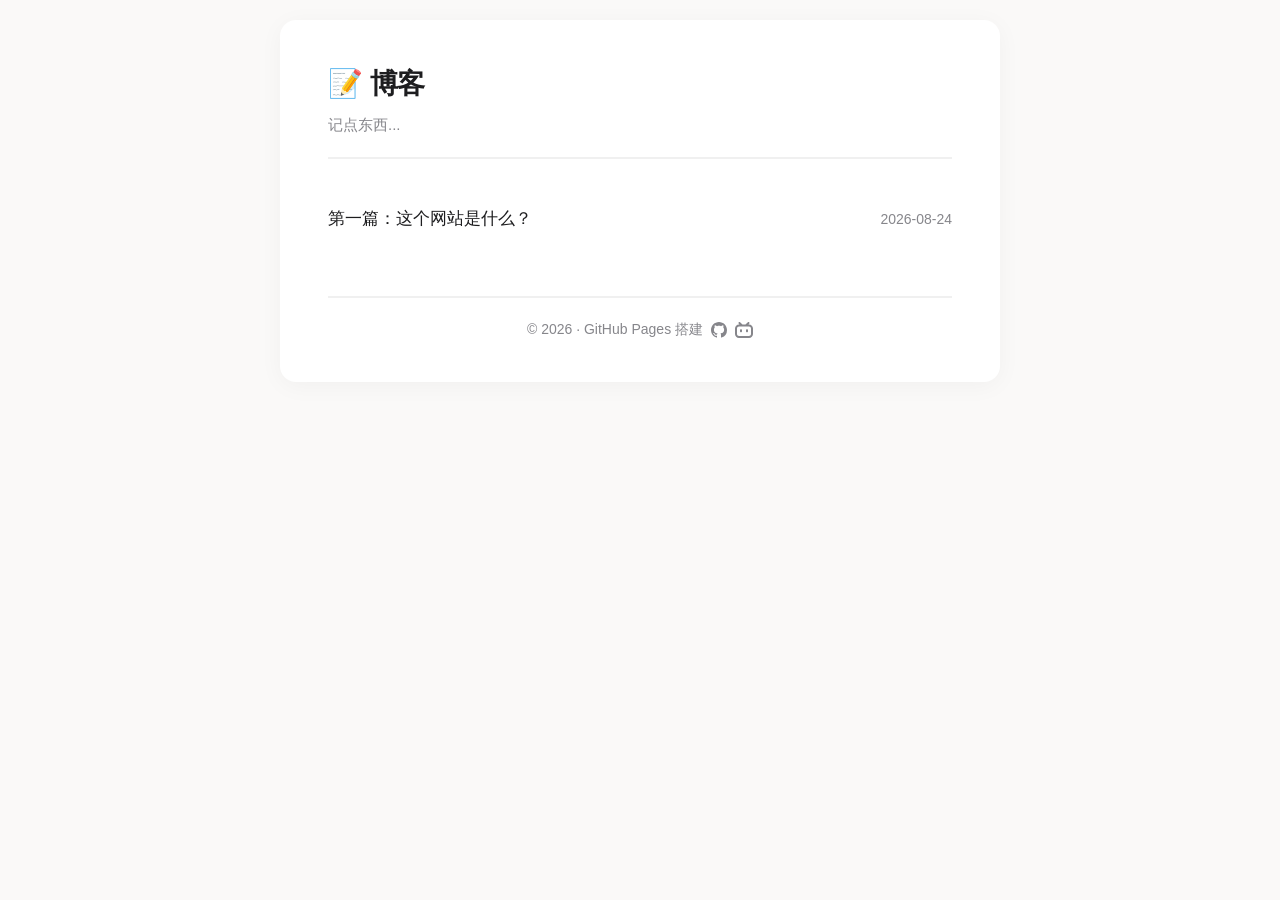
<file: index.html>
<!DOCTYPE html>
<html lang="zh-CN">
<head>
    <meta charset="UTF-8" />
    <meta name="viewport" content="width=device-width, initial-scale=1.0" />
    <title>首页</title>
    <link rel="stylesheet" href="css/style.css" />
</head>
<body>

    <div class="container">
        <!-- 头部 -->
        <header>
            <h1>📝 博客</h1>
            <p class="subtitle">记点东西...</p>
        </header>

        <!-- 文章列表 -->
        <main>
            <ul class="post-list">
                <li>加载中…</li>
            </ul>
        </main>

        <!-- 页脚 -->
        <footer>
            <p id="footer">© 2026 · GitHub Pages 搭建</p>
        </footer>
    </div>

    <script src="js/common.js"></script>
</body>
</html>
</file>
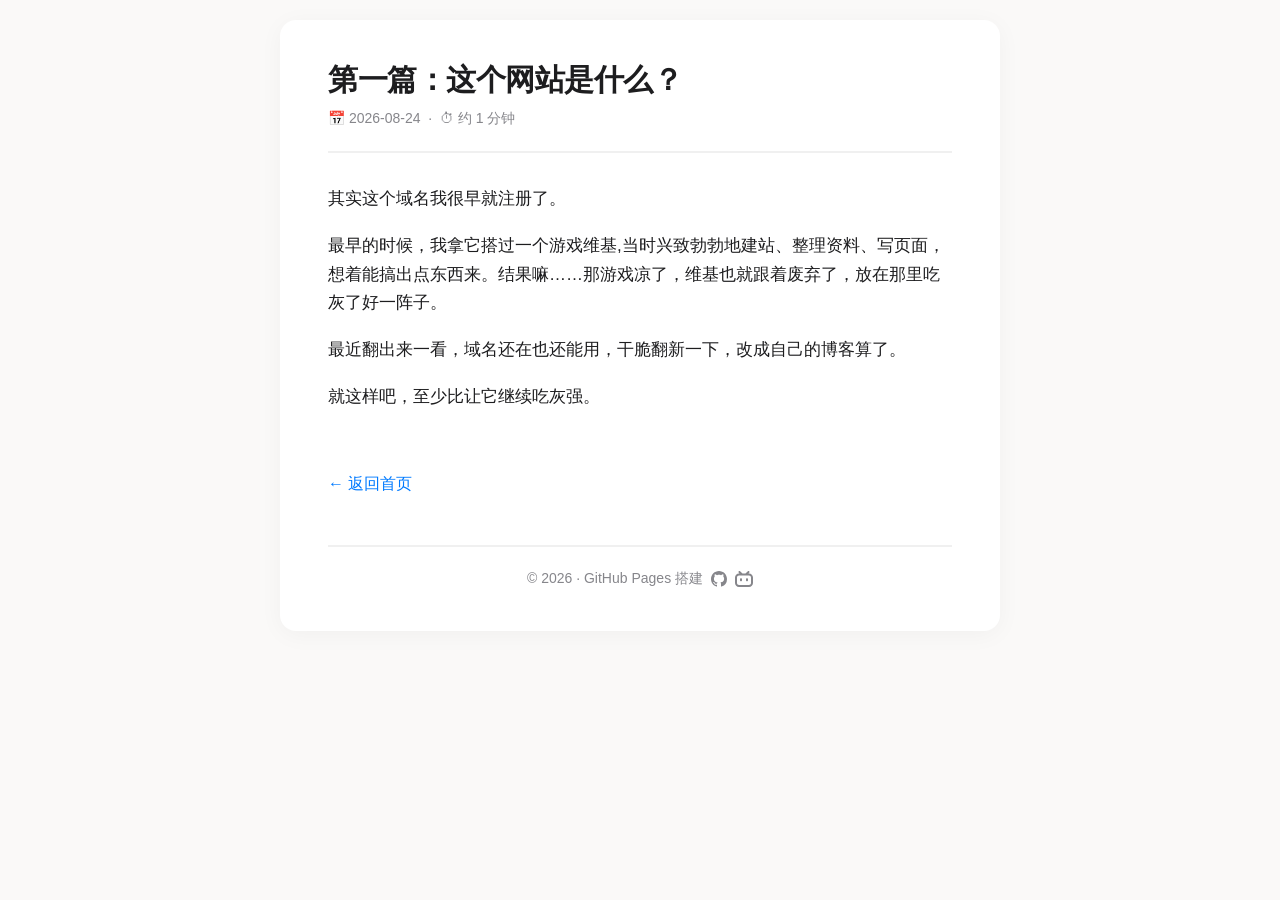
<file: posts/2026-08-24-第一篇.html>
<!DOCTYPE html>
<html lang="zh-CN">
<head>
    <meta charset="UTF-8" />
    <meta name="viewport" content="width=device-width, initial-scale=1.0" />
    <title>第一篇：这个网站是什么？</title>
    <link rel="stylesheet" href="../css/style.css" />
</head>
<body>

    <div class="container">
        <!-- 文章头部 -->
        <header class="article-header">
            <h1>第一篇：这个网站是什么？</h1>
            <div class="meta">
                📅 2026-08-24 &nbsp;·&nbsp; ⏱ 约 1 分钟
            </div>
        </header>

        <!-- 文章正文 -->
        <article class="article-body">

            <p>其实这个域名我很早就注册了。</p>

            <p>最早的时候，我拿它搭过一个游戏维基,当时兴致勃勃地建站、整理资料、写页面，想着能搞出点东西来。结果嘛……那游戏凉了，维基也就跟着废弃了，放在那里吃灰了好一阵子。</p>

            <p>最近翻出来一看，域名还在也还能用，干脆翻新一下，改成自己的博客算了。</p>

            <p>就这样吧，至少比让它继续吃灰强。</p>

        </article>

        <!-- 返回首页 -->
        <a href="../index.html" class="back-link">← 返回首页</a>

        <!-- 页脚 -->
        <footer>
            <p id="footer">© 2026 · GitHub Pages 搭建</p>
        </footer>
    </div>
    
    <script src="../js/common.js"></script>
</body>
</html>
</file>
<file: css/style.css>
/* 全局重置 */
* {
    margin: 0;
    padding: 0;
    box-sizing: border-box;
}

body {
    font-family: -apple-system, BlinkMacSystemFont, "Segoe UI", Roboto, "Helvetica Neue", Arial, sans-serif;
    background: #faf9f8;
    color: #1d1d1f;
    line-height: 1.7;
    padding: 20px;
}

.container {
    max-width: 720px;
    margin: 0 auto;
    background: #ffffff;
    padding: 40px 48px;
    border-radius: 16px;
    box-shadow: 0 4px 24px rgba(0, 0, 0, 0.04);
}

/* 头部 */
header {
    border-bottom: 2px solid #f0f0f0;
    padding-bottom: 20px;
    margin-bottom: 32px;
}

header h1 {
    font-size: 28px;
    font-weight: 700;
    letter-spacing: -0.5px;
}

header .subtitle {
    color: #86868b;
    font-size: 15px;
    margin-top: 4px;
}

/* 文章列表 */
.post-list {
    list-style: none;
    padding: 0;
}

.post-list li {
    display: flex;
    justify-content: space-between;
    align-items: baseline;
    padding: 14px 0;
    border-bottom: 1px solid #f5f5f7;
}

.post-list li:last-child {
    border-bottom: none;
}

.post-list a {
    color: #1d1d1f;
    text-decoration: none;
    font-size: 17px;
    font-weight: 500;
    transition: color 0.15s;
}

.post-list a:hover {
    color: #007aff;
    text-decoration: underline;
}

.post-list .date {
    color: #86868b;
    font-size: 14px;
    flex-shrink: 0;
    margin-left: 20px;
    font-variant-numeric: tabular-nums;
}

/* 页脚 */
footer {
    margin-top: 48px;
    padding-top: 20px;
    border-top: 2px solid #f0f0f0;
    text-align: center;
    color: #86868b;
    font-size: 14px;
}

footer a {
    color: #86868b;
    text-decoration: none;
}

footer a:hover {
    color: #1d1d1f;
    text-decoration: underline;
}

/* ===== 页脚图标（新增） ===== */
footer .footer-inner {
    display: flex;
    align-items: center;
    justify-content: center;
    gap: 8px;
    flex-wrap: wrap;
}

footer .footer-icon {
    display: inline-flex;
    align-items: center;
    color: #86868b;
    text-decoration: none;
    transition: color 0.15s ease, transform 0.15s ease;
}

footer .footer-icon:hover {
    color: #1d1d1f;
    text-decoration: none;   /* 覆盖 footer a:hover 的下划线 */
    transform: translateY(-1px);
}

footer .footer-icon svg {
    display: block;
}

footer .footer-icon[href*="bilibili"]:hover {
    color: #fb7299;
}
/* ===== 页脚图标结束 ===== */

/* ========== 文章页专属样式 ========== */
.article-header {
    margin-bottom: 32px;
}

.article-header h1 {
    font-size: 30px;
    font-weight: 700;
    letter-spacing: -0.5px;
    line-height: 1.3;
}

.article-header .meta {
    color: #86868b;
    font-size: 14px;
    margin-top: 8px;
}

.article-body {
    font-size: 17px;
}

.article-body p {
    margin-bottom: 18px;
}

.article-body h2 {
    font-size: 24px;
    margin: 36px 0 16px 0;
    font-weight: 600;
}

.article-body h3 {
    font-size: 20px;
    margin: 28px 0 12px 0;
    font-weight: 600;
}

.article-body ul,
.article-body ol {
    padding-left: 24px;
    margin-bottom: 18px;
}

.article-body blockquote {
    border-left: 4px solid #007aff;
    padding-left: 20px;
    margin: 20px 0;
    color: #555;
    background: #f8f9fa;
    padding: 16px 20px;
    border-radius: 0 8px 8px 0;
}

.article-body code {
    background: #f0f0f0;
    padding: 2px 8px;
    border-radius: 4px;
    font-size: 0.9em;
    font-family: "SF Mono", Monaco, "Cascadia Code", monospace;
}

.article-body pre {
    background: #1d1d1f;
    color: #f0f0f0;
    padding: 20px;
    border-radius: 10px;
    overflow-x: auto;
    margin: 20px 0;
}

.article-body pre code {
    background: none;
    padding: 0;
    color: inherit;
}

.article-body img {
    max-width: 100%;
    border-radius: 10px;
    margin: 16px 0;
}

/* 返回链接 */
.back-link {
    display: inline-block;
    margin-top: 40px;
    color: #007aff;
    text-decoration: none;
    font-weight: 500;
}

.back-link:hover {
    text-decoration: underline;
}

/* 手机适配 */
@media (max-width: 600px) {
    .container {
        padding: 24px 20px;
        border-radius: 0;
        box-shadow: none;
    }

    header h1 {
        font-size: 24px;
    }

    .post-list li {
        flex-direction: column;
        align-items: flex-start;
        gap: 4px;
    }

    .post-list .date {
        margin-left: 0;
        font-size: 13px;
    }

    .article-header h1 {
        font-size: 24px;
    }

    .article-body {
        font-size: 16px;
    }
}
</file>
